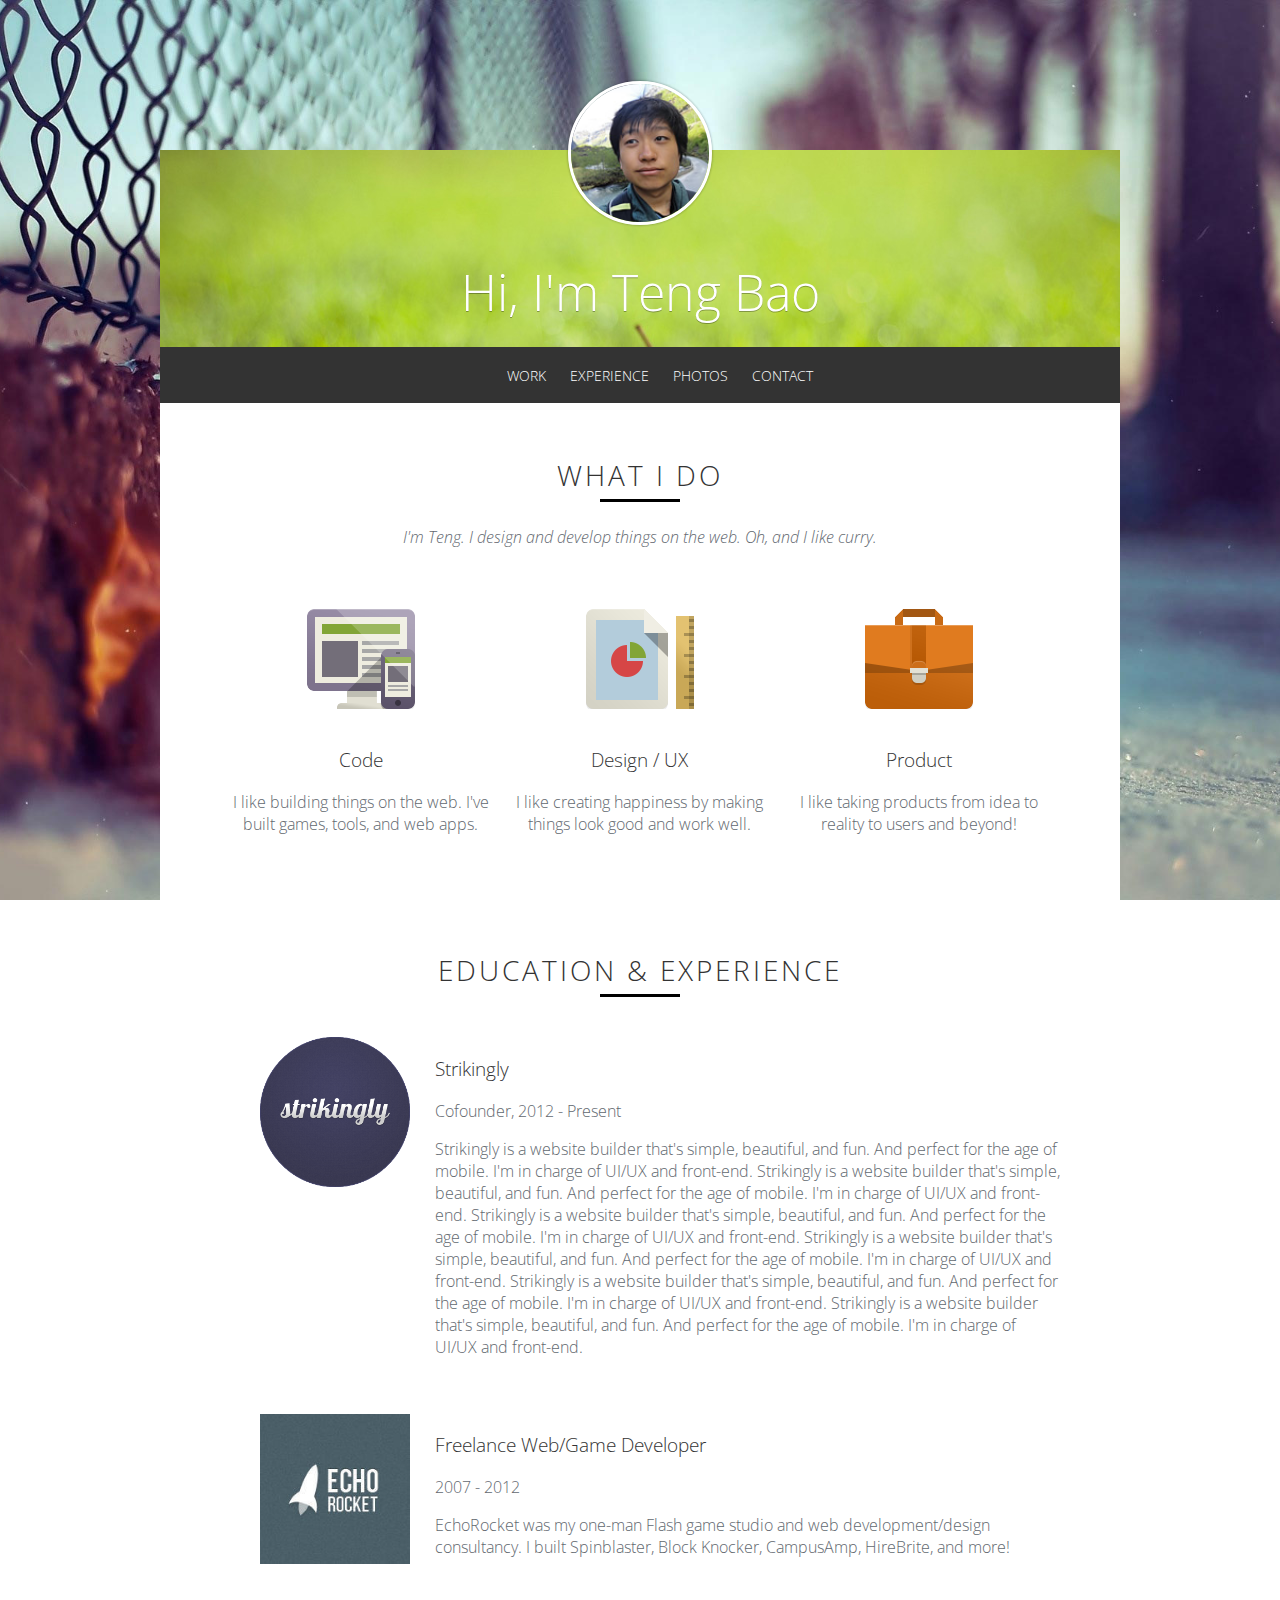
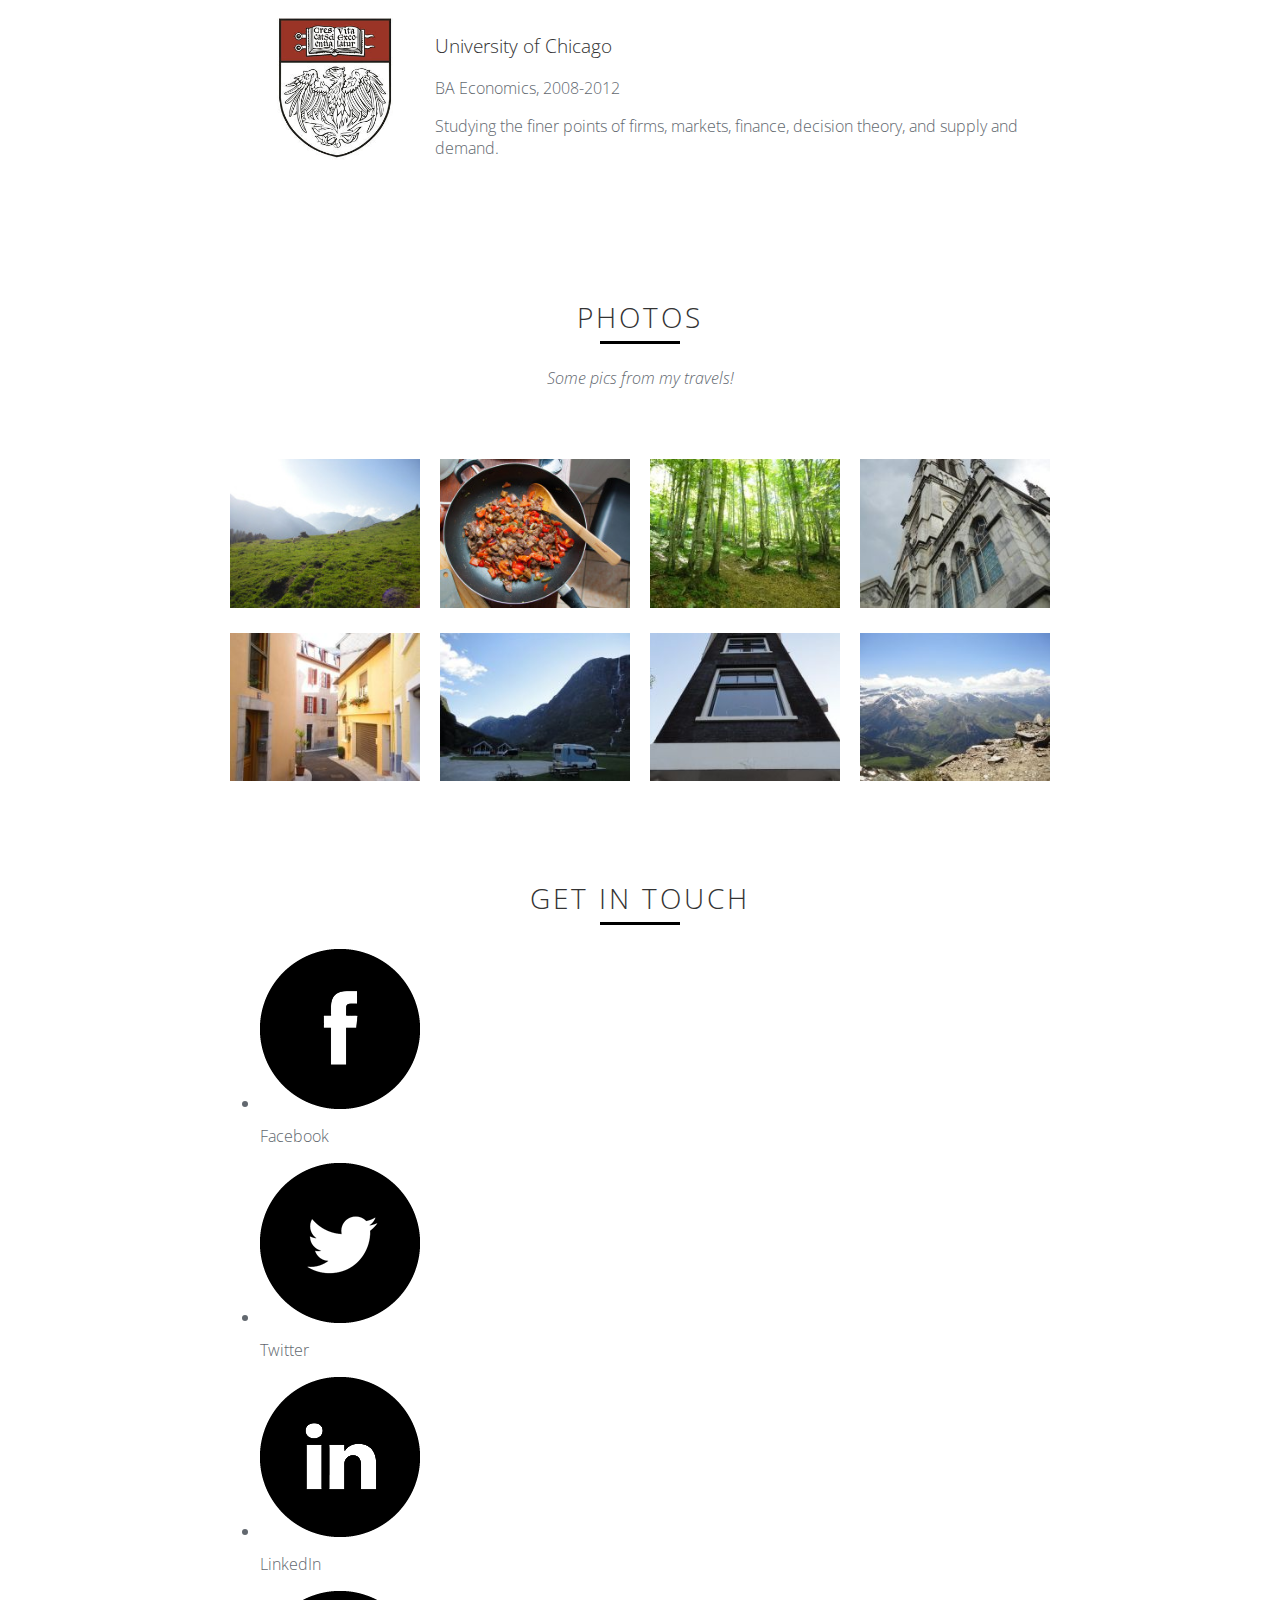
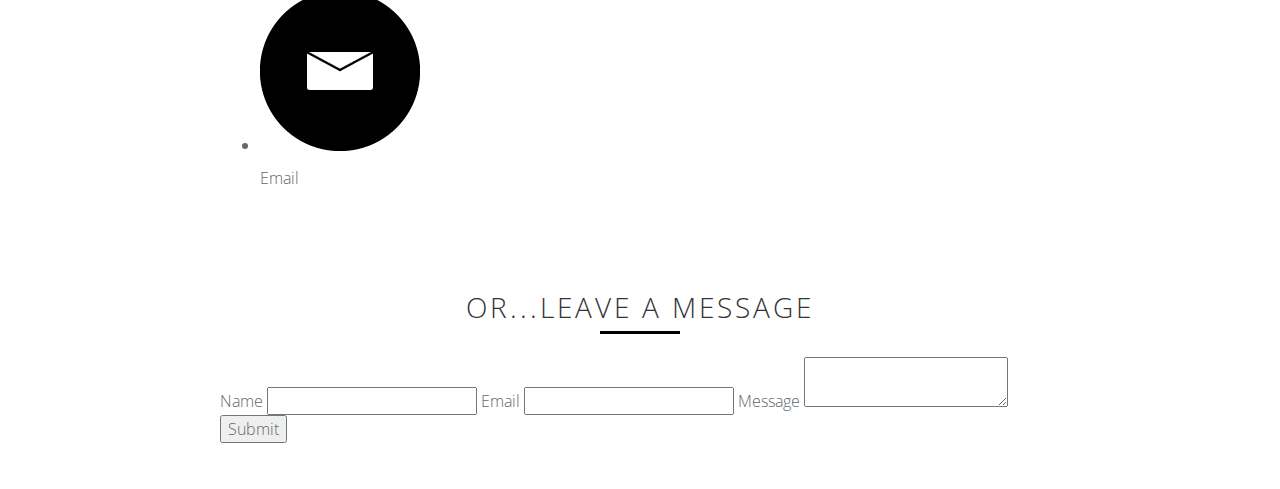
<file: index.html>
<!--
HTML5. Use tags like <article>, <section>, etc.
See: http://www.sitepoint.com/web-foundations/doctypes/
-->
<html lang="en">
  <head>
    <meta charset="utf-8">
    <!--
    Ask IE to behave like a modern browser
    See: https://www.modern.ie/en-us/performance/how-to-use-x-ua-compatible
    -->
    <meta http-equiv="x-ua-compatible" content="ie=edge">

    <title>Profile</title>

    <!--
    Disables zooming on mobile devices.
    -->
    <meta name="viewport" content="width=device-width,initial-scale=1">

    <!--
    Stylesheet that minimizes browser differences.
    See: http://necolas.github.io/normalize.css/
    -->
    <link rel="stylesheet" href="css/normalize.css">

    <!--
    Our own stylesheet.
    -->
    <link rel="stylesheet" href="css/main.css">
  </head>
  <body>

    <div class="container">
      <header class="main-header">
        <img class="main-header__avatar" src="img/teng.jpg" alt="">
        <h1>Hi, I'm Teng Bao</h1>
      </header>

      <nav class="main-nav">
        <ul>
          <li><a href="#">Work</a></li>
          <li><a href="#">Experience</a></li>
          <li><a href="#">Photos</a></li>
          <li><a href="#">Contact</a></li>
        </ul>
      </nav>

      <section class="info-section whatido">
        <header>
          <h2>What I Do</h2>
          <p class="info-section__description">I'm Teng. I design and develop things on the web. Oh, and I like curry.</p>
        </header>
        <ul class="whatido__skill-list">
          <li class="whatido__skill whatido__skill--code">
            <h3>Code</h3>
            <p>I like building things on the web. I've built games, tools, and web apps.</p>
          </li>
          <li class="whatido__skill whatido__skill--design">
            <h3>Design / UX</h3>
            <p>I like creating happiness by making things look good and work well.</p>
          </li>
          <li class="whatido__skill whatido__skill--product">
            <h3>Product</h3>
            <p>I like taking products from idea to reality to users and beyond!</p>
          </li>
        </ul>
      </section>

      <section class="info-section education-experience">
        <header>
          <h2>Education <span>&amp;</span> Experience</h2>
        </header>
        <ul class="education-experience__list">
          <li>
            <img src="img/strikingly-logo.png" alt="Strikingly">
            <div class="education-experience__list__description">
              <h3>Strikingly</h3>
              <p class="education-experience__title">Cofounder, 2012 - Present</p>
              <p class="education-experience__description">
                Strikingly is a website builder that's simple, beautiful, and fun. And perfect for the age of mobile. I'm in charge of UI/UX and front-end.
                Strikingly is a website builder that's simple, beautiful, and fun. And perfect for the age of mobile. I'm in charge of UI/UX and front-end.
                Strikingly is a website builder that's simple, beautiful, and fun. And perfect for the age of mobile. I'm in charge of UI/UX and front-end.
                Strikingly is a website builder that's simple, beautiful, and fun. And perfect for the age of mobile. I'm in charge of UI/UX and front-end.
                Strikingly is a website builder that's simple, beautiful, and fun. And perfect for the age of mobile. I'm in charge of UI/UX and front-end.
                Strikingly is a website builder that's simple, beautiful, and fun. And perfect for the age of mobile. I'm in charge of UI/UX and front-end.
              </p>
            </div>
          </li>
          <li>
            <img src="img/echo-rocket.jpg" alt="Echo Rocket">
            <div class="education-experience__list__description">
              <h3>Freelance Web/Game Developer</h3>
              <p class="education-experience__title">2007 - 2012</p>
              <p class="education-experience__description">EchoRocket was my one-man Flash game studio and web development/design consultancy. I built Spinblaster, Block Knocker, CampusAmp, HireBrite, and more!</p>
            </div>
          </li>
          <li>
            <img src="img/u-of-chicago.jpg" alt="">
            <div class="education-experience__list__description">
              <h3>University of Chicago</h3>
              <p class="education-experience__title">BA Economics, 2008-2012</p>
              <p class="education-experience__description">Studying the finer points of firms, markets, finance, decision theory, and supply and demand.</p>
            </div>
          </li>
        </ul>
      </section>

      <section class="info-section photos">
        <header>
          <h2>Photos</h2>
          <p class="info-section__description">Some pics from my travels!</p>
        </header>
        <ul class="photos__list">
          <li>
            <img src="img/p01.jpg" alt="">
          </li>
          <li>
            <img src="img/p02.jpg" alt="">
          </li>
          <li>
            <img src="img/p03.jpg" alt="">
          </li>
          <li>
            <img src="img/p04.jpg" alt="">
          </li>
          <li>
            <img src="img/p05.jpg" alt="">
          </li>
          <li>
            <img src="img/p06.jpg" alt="">
          </li>
          <li>
            <img src="img/p07.jpg" alt="">
          </li>
          <li>
            <img src="img/p08.jpg" alt="">
          </li>
        </ul>
      </section>

      <section class="info-section get-in-touch">
        <header>
          <h2>Get in Touch</h2>
        </header>
        <ul class="get-in-touch__list">
          <li>
            <a href="#"><img src="img/fb-icon.png" alt=""></a>
            <p>Facebook</p>
          </li>
          <li>
            <img src="img/twitter-icon.png" alt="">
            <p>Twitter</p>
          </li>
          <li>
            <img src="img/linkedin-icon.png" alt="">
            <p>LinkedIn</p>
          </li>
          <li>
            <img src="img/email-icon.png" alt="">
            <p>Email</p>
          </li>
        </ul>
      </section>

      <section class="info-section contact">
        <header>
          <h2>Or...Leave a Message</h2>
        </header>
        <form action="">
          <label for="name">Name</label>
          <input name="name" id="name" type="text">
          <label for="email">Email</label>
          <input name="email" id="email" type="email">
          <label for="message">Message</label>
          <textarea name="message" id="message"></textarea>
          <button type="submit">Submit</button>
        </form>
      </section>

    </div>


    <link href='http://fonts.useso.com/css?family=Open+Sans:400,300' rel='stylesheet' type='text/css'>
  </body>
</html>
</file>
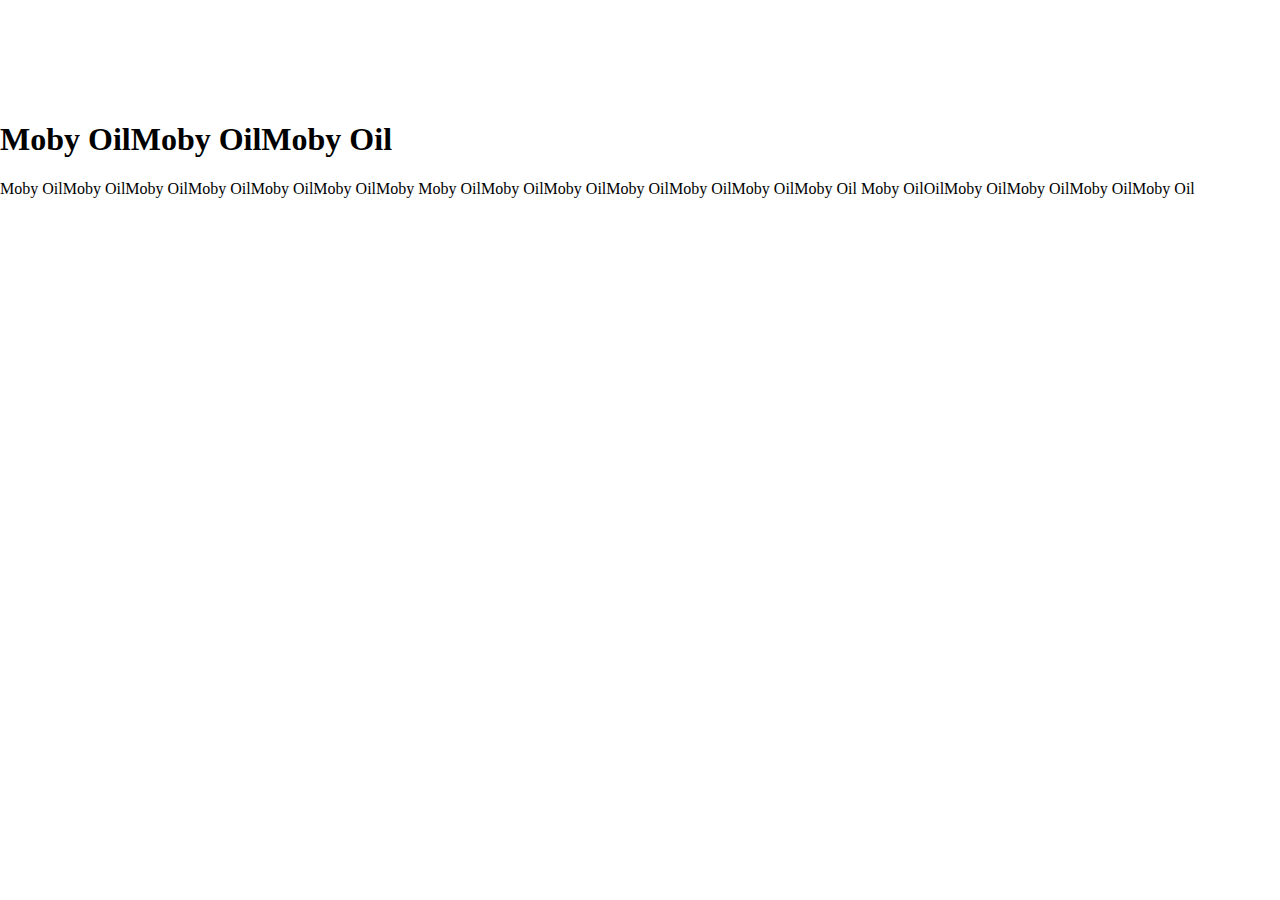
<file: demo.html>
<!doctype html>
<html>
<head>
    <style>
        body {
            padding: 0;
            margin: 0;
        }

        header {
            /* logo design by Alex Leroy Deval */
            /* see: https://dribbble.com/shots/833445-Whale-logo-WIP */
            background-image: url("http://app.sike.io/courses/css0to1/navigation-and-content/demo/whale-logo.png");
            background-repeat: no-repeat;
            background-size: contain;
            background-position: top center;
            padding-top:100px;
        }

    </style>
</head>
<body>
<header>
    <h1>Moby OilMoby OilMoby Oil</h1>
    Moby OilMoby OilMoby OilMoby OilMoby OilMoby OilMoby
    Moby OilMoby OilMoby OilMoby OilMoby OilMoby OilMoby Oil
    Moby OilOilMoby OilMoby OilMoby OilMoby Oil
</header>
</body>
</html>
</file>
<file: css/main.css>
html{
    box-sizing: border-box;
}
*,*:before,*:after{
    box-sizing:inherit;
}
body {
    font-family: 'Open Sans','helvetica',arial,sans-serif;
    font-weight:300;
    color:#62686f;
	background-image:url(../img/bg5.jpg);
	background-attachment:fixed;
	background-size:cover;
	background-position:center;    
}
h1,h2,h3,h4,h5,h6{
    color:#333333;
    font-weight:300;
}
.container{
	width:960px;
	margin:0 auto;
}
.main-header{
    padding: 1px;
    margin-top:150px;
    background-image:url(../img/banner.jpg);
}
.main-header__avatar{
    width: 15%;
    display: block;
    margin:0 auto;
    margin-top:-70px;

    border:3px solid white;
    border-radius:999px;
    box-shadow: 0 0 2px 1px rgba(0,0,0,0.2);
}
.main-header h1{
    margin-bottom:20px;
    color:#ffffff;
    text-align: center;
    text-shadow:0 1px rgba(0,0,0,0.3);
    font-weight:300;
    font-size:50px;
    font-family:'Open Sans','helvetica',arial,sans-serif;
}
.main-nav{
    background-color:#333333;
    text-align:center;
    padding: 1px;
}
.main-nav ul li{
    list-style:none;
    margin:15px 10px;
    display: inline;
}
.main-nav ul li a{
    color:#ffffff;
    font-size: 0.9rem;
    font-weight:300;
    text-transform:uppercase;
    text-decoration:none;
}
.main-nav ul li a:hover{
    text-decoration:underline;
}
.info-section{
    padding:30px 60px;
    background-color:#ffffff;
}
.info-section header{
    text-align:center;
}
.info-section header h2{
    font-size:28px;
    text-transform: uppercase;
    letter-spacing: 3px;
}
.info-section header h2:after{
    content: '';
    width:80px;
    margin: 5px auto;
    display: block;
    border-bottom: 3px solid black;
}
.info-section__description{
    font-style: italic;
    margin-bottom:60px;
}
.whatido__skill{
    padding-top:120px;
    background-repeat: no-repeat;
    background-position: center top;
    width:33.333%;
    float:left;
    text-align:center;
    list-style: none;
}
.whatido__skill-list{
    padding: 1px;
    /*overflow:hidden;*/
}
.whatido__skill-list:after{
    content:"";
    display:table;
    clear:both;
}
.whatido__skill--code{
    background-image: url(../img/skill-code.png);

}
.whatido__skill--design{
    background-image: url(../img/skill-design.png);
}
.whatido__skill--product{
    background-image: url(../img/skill-product.png);
}
.education-experience__list li{
    overflow: hidden;
    list-style: none;
    margin:40px 0 40px 0;
}
.education-experience__list__description{
    overflow: hidden;
}
.education-experience__list img{
    width: 150px;
    float:left;
    margin-right: 25px;
}
.photos__list{
    margin:0 auto;
    padding:0;
}
.photos__list:after{
    content: '';
    display: table;
    clear:both;
}
.photos__list li{
    width:25%;
    float:left;
    list-style: none;
    padding:10px;
}
.photos__list li img{
    width:100%;
}
</file>
